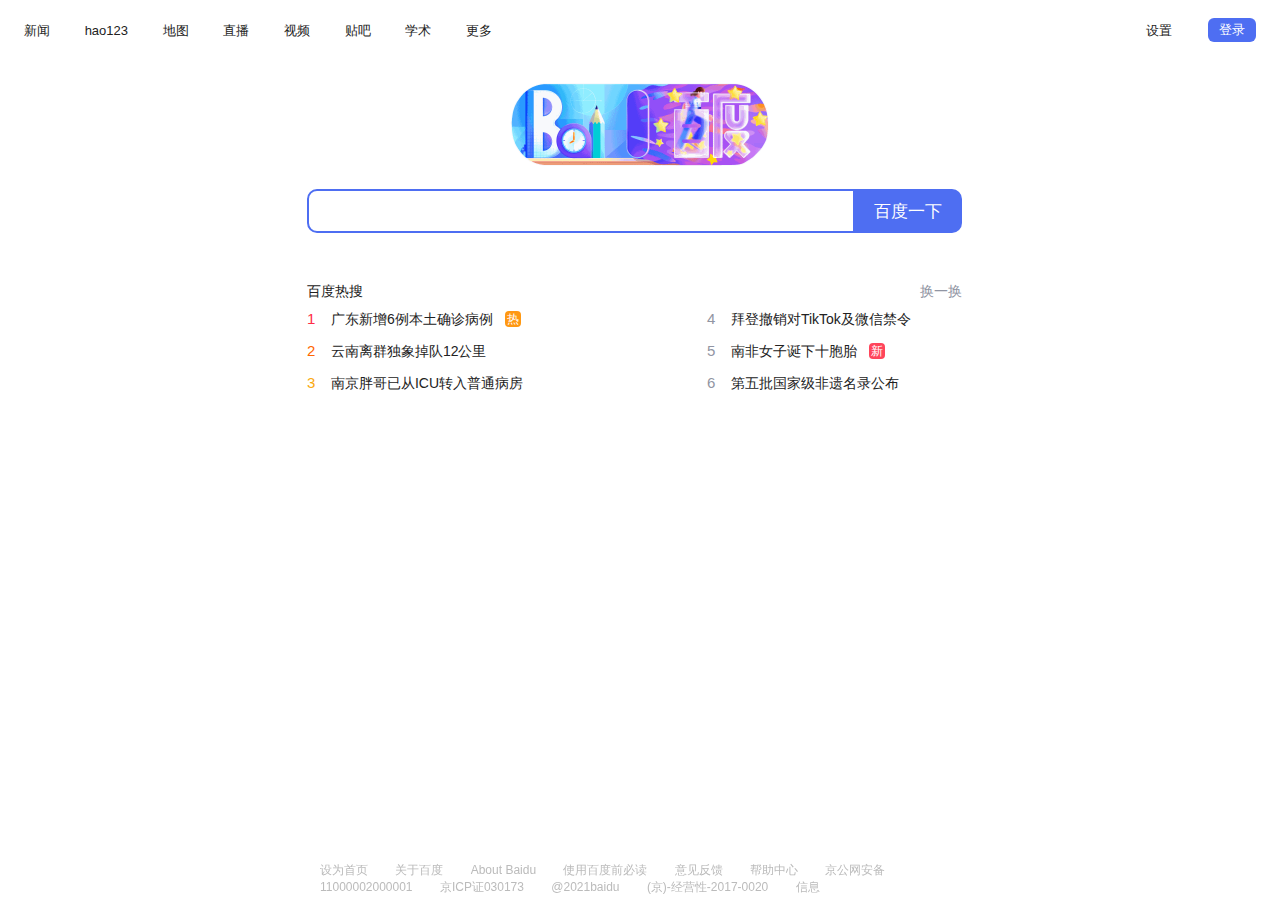
<file: baidu/index.html>
<!DOCTYPE html>
<html lang="en">
<head>
    <meta charset="UTF-8">
    <meta http-equiv="X-UA-Compatible" content="IE=edge">
    <meta name="viewport" content="width=device-width, initial-scale=1.0">
    <title>百度一下，你就知道</title>     
   <link rel="stylesheet" href="./index.css">
</head>
<body>
     <div class="headMessage"><!--原本headMessage是放在这个div里，但放了之后失去了不换行的效果-->
        <ul class=" headzuo">
            <li class="dangezuo">新闻</li>
            <li class="dangezuo">hao123</li>
            <li class="dangezuo">地图</li>
            <li class="dangezuo">直播</li>
            <li class="dangezuo">视频</li>
            <li class="dangezuo">贴吧</li>
            <li class="dangezuo">学术</li>
            <li class="dangezuo">更多</li><!--首行顶部和底部出现margin=13,不清楚怎么回事-->
         </ul>
        <div class="headyou">
            <div class="fr">
                <span class="headshezhi">设置</span>
                <span class="headdenglu">登录</span>
            </div>
        </div>   
     </div>
     <div class="headsousuo"><!--原本看样式格式准备设此class.width=654px,把输入这一部分
        包裹起来，但是造成搜索版块不在中间，分成俩个大板块,现在加的这个class其实也没什么作用了-->
         <div class="imagewai">
             <div class="image"></div><!--图片引用clsss不生效-->
         </div> 
         <div class="kuang"><!--原本看样式格式准备设此class.width=654px-->
             <input type="text" class=" neikuang shuru" ">
             <button type="submit" class="button">百度一下</button><!--搜索框和点击框有间隔
            ，这里是div包裹input和button,没办法，可能是由于由于上上个注释写到的原因，尝试
            各自用div包裹后点击框位置发生改变，也因此，相机小图标代码就没写-->
             <div class="neironghead">
                 <div class="neironghead1 fl">百度热搜</div>   
                 <div class="neironghead1 neironghead2 fr">换一换</div>
             </div>
             <div class="zhengwenzuo">
                 <div class="zhengwen1">
                     <span class="zhengwen1-1">1</span>
                     <span class="zhengwen1-2">广东新增6例本土确诊病例</span>
                     <span class="zhengwen1-3">热</span>
                 </div>
                 <div class="zhengwen1">
                     <span class="zhengwen1-1" style="color: #f60">2</span>
                     <span class="zhengwen1-2">云南离群独象掉队12公里</span>
                 </div> 
                 <div class="zhengwen1">
                    <span class="zhengwen1-1" style="color: #faa90e">3</span>
                    <span class="zhengwen1-2"> 南京胖哥已从ICU转入普通病房</span>
                </div>                 
             </div>
             <div class="zhengwenyou ">
                 <div class="zhengwen1">
                     <span class="zhengwen1-1 zhengwen4-1" >4</span>
                     <span class="zhengwen1-2">拜登撤销对TikTok及微信禁令</span>
                 </div>
                 <div class="zhengwen1">
                    <span class="zhengwen1-1 zhengwen4-1">5</span>
                    <span class="zhengwen1-2">南非女子诞下十胞胎</span>
                    <span class="zhengwen1-3" style="background-color: #ff455b">新</span>
                </div >
                <div class="zhengwen1">
                    <span class="zhengwen1-1 zhengwen4-1">6</span>
                    <span>第五批国家级非遗名录公布</span><!--中间文字这里可以不用加class标签了，
                    上一级div已经包含其中样式了。-->
                </div>
             </div>
        </div>
    </div>  

    <div class="wei">
        <ul class="ul">
             <li class="wei1">设为首页</li>
             <li class="wei1">关于百度</li>
             <li class="wei1">About Baidu</li>
             <li class="wei1">使用百度前必读</li>
             <li class="wei1">意见反馈</li>
             <li class="wei1">帮助中心</li>
             <li class="wei1">京公网安备11000002000001</li>
             <li class="wei1">京ICP证030173</li>
             <li class="wei1">@2021baidu</li>
             <li class="wei1">(京)-经营性-2017-0020</li>
             <li class="wei1">信息</li>
        </ul>
    </div>
       <!--<a  class="wei1"></a>
        <a href="#" class="wei1"></a>
        <a href="#" class="wei1"></a>
        <a href="#" class="wei1"></a>
        <a href="#" class="wei1"></a>
        <a href="#" class="wei1"></a>
        <a href="#" class="wei1"></a>
        <a href="#" class="wei1"></a>
        <a href="#" class="wei1"></a>
        <a href="#" class="wei1"></a>
        <a href="#" class="wei1"></a>-->   
</html>
</file>
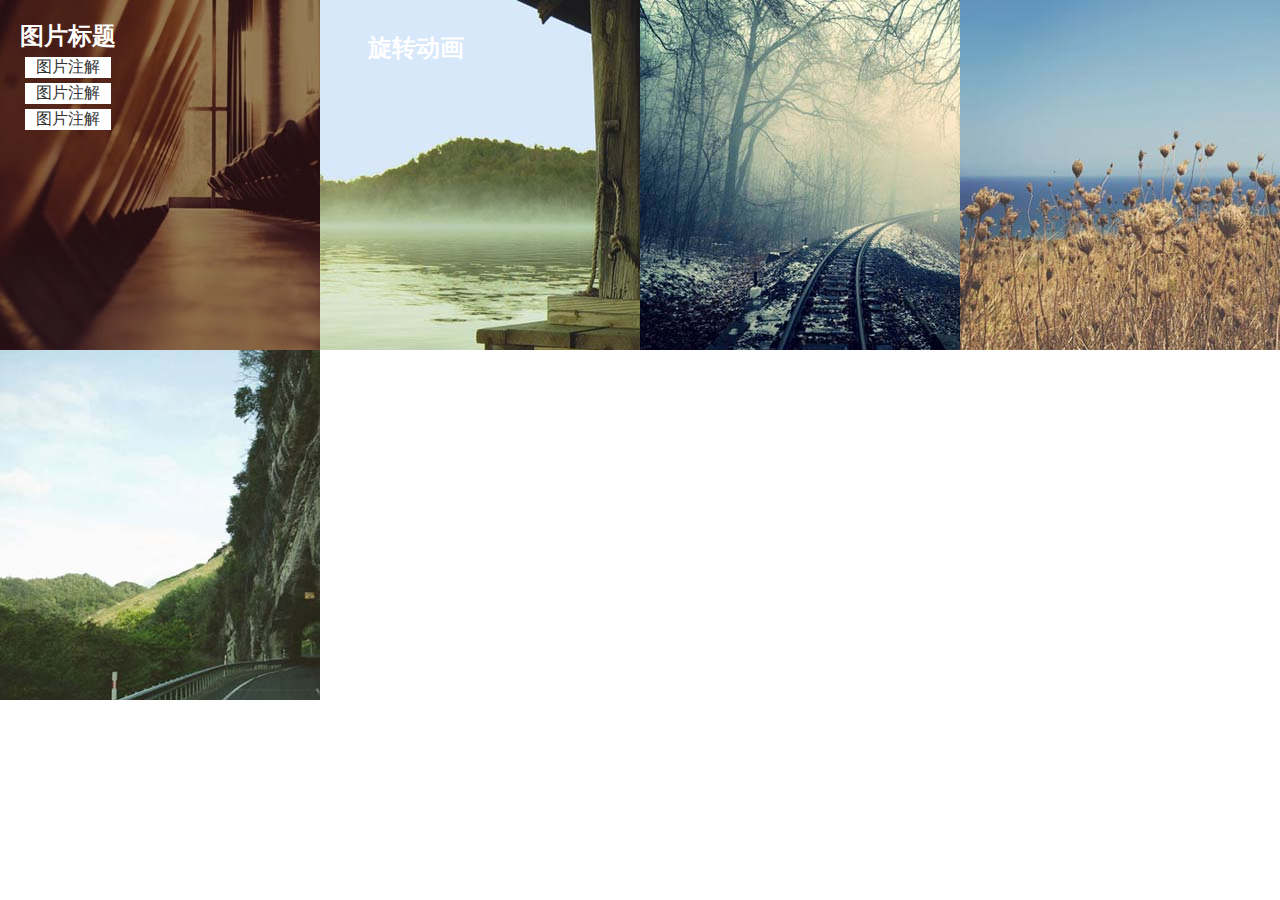
<file: photo/index.html>
<!DOCTYPE html>
<html>
	<head>
		<meta charset="utf-8" />
		<link rel="stylesheet" href="css/new_file.css" />
		<title></title>
	</head>
	<body>
		<figure class="test1">
			<img src="img/1.jpg" />
			<figcaption>
				<h2>图片标题</h2>
				<p>图片注解</p>
				<p>图片注解</p>
				<p>图片注解</p>
			</figcaption>
		</figure>
		<figure class="test2">
			<img src="img/10.jpg" />
			<figcaption>
				<h2>旋转动画</h2>
				<p>飞来飞去，飞来飞舞</p>
				<div></div>
			</figcaption>
		</figure>
		<figure class="test3">
			<img src="img/11.jpg" />
			<figcaption>
				<h2>斜切动画</h2>
				<p>斜切动画图解</p>
			</figcaption>
		</figure>
		<figure class="test4">
			<img src="img/12.jpg" />
			<figcaption>
				<div>收藏</div>
			</figcaption>
		</figure>
		<figure class="test5">
			<img src="img/13.jpg" />
			<figcaption>
				<h2>旋转动画</h2>
				<p>飞来飞去，飞来飞舞</p>
				<div></div>
			</figcaption>
		</figure>
	</body>
</html>
</file>
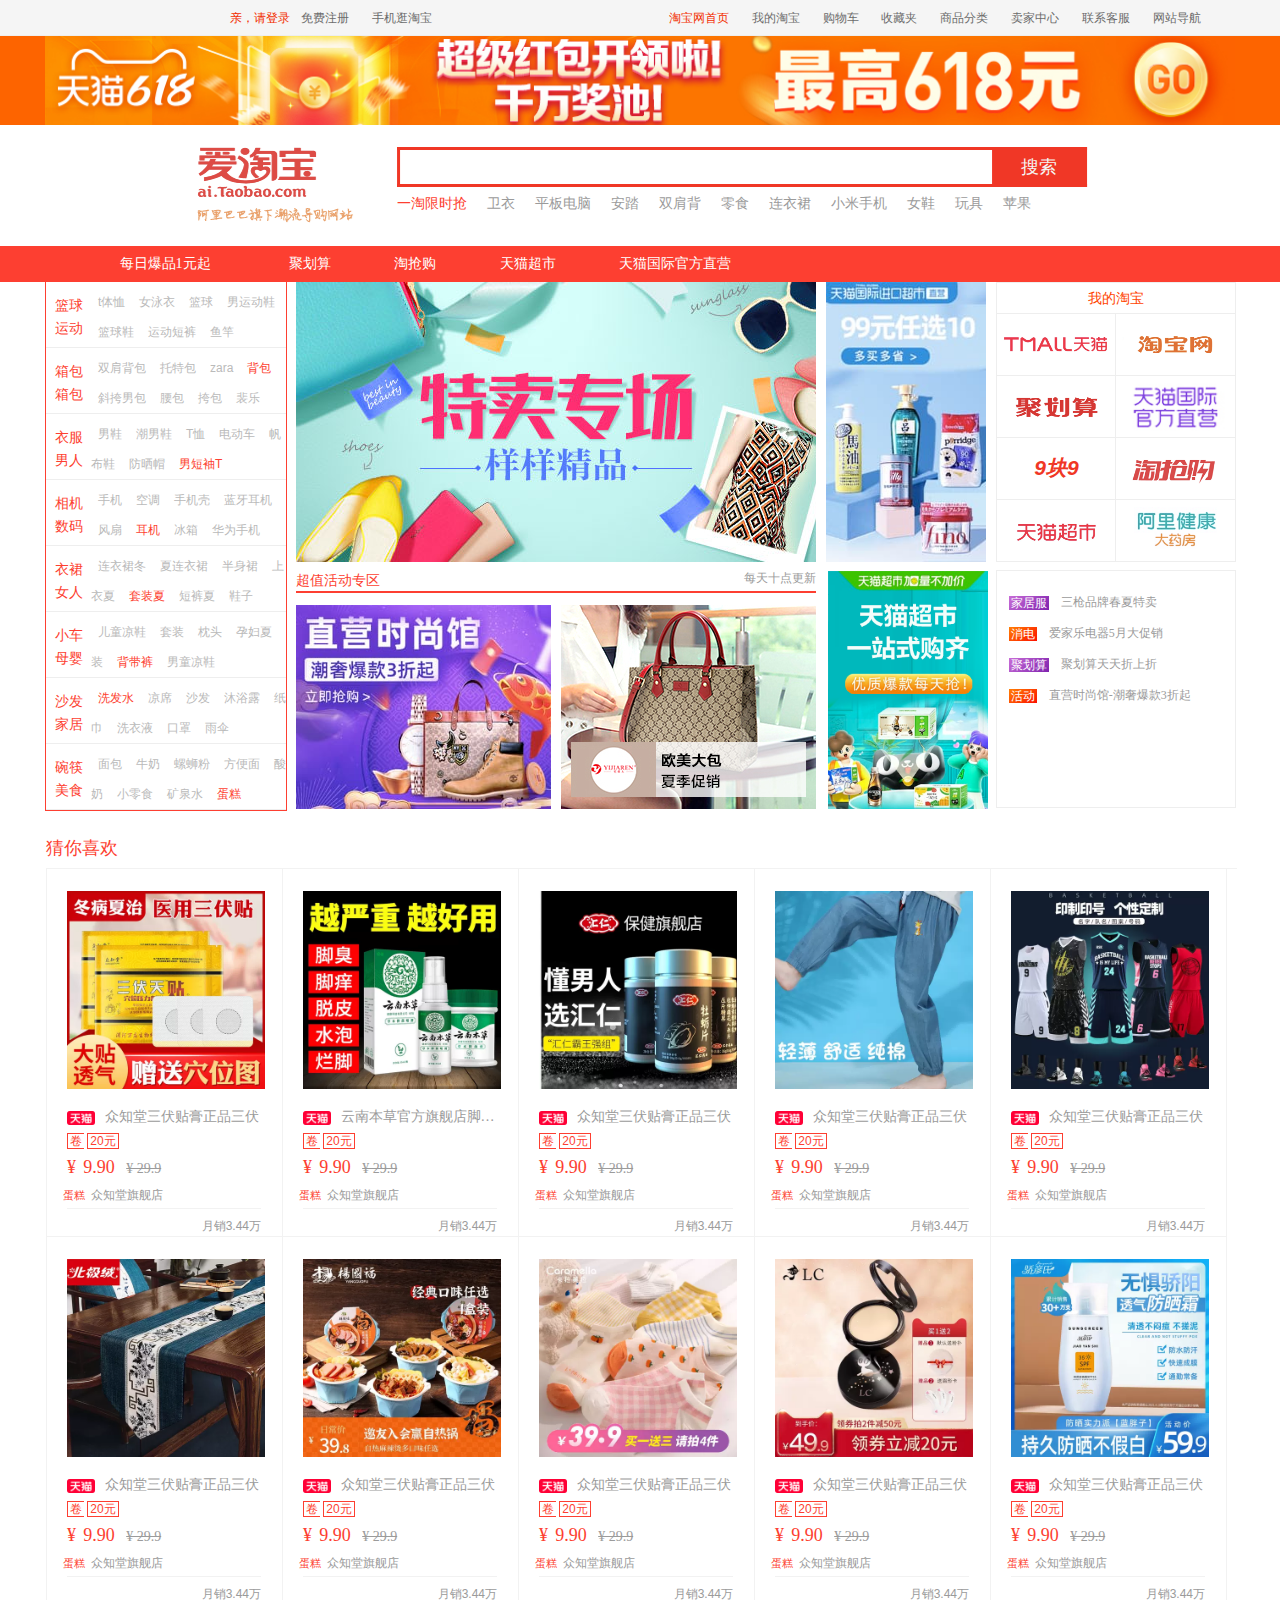
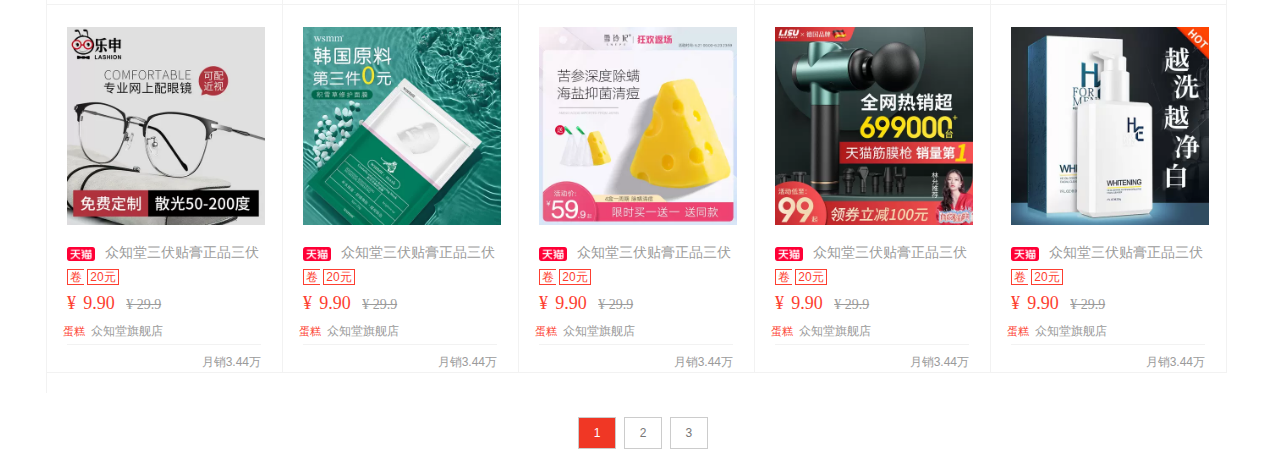
<file: taobao/index.html>
<!DOCTYPE html>
<html lang="en">
<head>
    <meta charset="UTF-8">
    <meta http-equiv="X-UA-Compatible" content="IE=edge">
    <meta name="viewport" content="width=device-width, initial-scale=1.0">
    <title>爱淘宝</title>
    <link rel="stylesheet" href="./index.css">
</head>
<body>
    <!-- 头部信息 -->
    <div class="head-top">
        <div class="head-top-zhu">
            <ul class="fl">
                <div class="head-top-zhukuai">
                    <a href="" class="head-top-zhuwen">亲，请登录</a>
                    <a href="" class="head-top-zhuwen head-top-zhuwen1">免费注册</a>
                </div> 
                <div class="head-top-zhukuai">
                    <a href="" class="head-top-zhuwen head-top-zhuwen1">手机逛淘宝</a>
                </div>
                           
            </ul>
            <ul class="fr">
                 <div class="head-top-zhukuai">
                    <a href="" class="head-top-zhuwen">淘宝网首页</a>
                </div>  
                <div class="head-top-zhukuai">
                    <a href="" class="head-top-zhuwen head-top-zhuwen1">我的淘宝</a>
                    <span class="head-tubiao"></span>
                </div>  
                <div class="head-top-zhukuai">
                    <span class="head-tubiao"></span>
                    <span href="" class="head-top-zhuwen head-top-zhuwen1">购物车</span>
                    <span class="head-tubiao"></span>
                </div>  
                <div class="head-top-zhukuai">
                    <span class="head-tubiao"></span>
                    <span href="" class="head-top-zhuwen head-top-zhuwen1">收藏夹</span>
                    <span class="head-tubiao"></span>
                </div>  
                <div class="head-top-zhukuai">
                    <a href="" class="head-top-zhuwen head-top-zhuwen1">商品分类</a>
                </div>  
                <!--<div class="head-tubiao1"></div>想插入个位置块。但位置效果不好，
                    没有单独占一个位置。后面就不插入了-->
                <div class="head-top-zhukuai">
                    <a href="" class="head-top-zhuwen head-top-zhuwen1">卖家中心</a>
                </div>  
                <div class="head-top-zhukuai">
                    <a href="" class="head-top-zhuwen head-top-zhuwen1">联系客服</a>
                </div>  
                <div class="head-top-zhukuai">
                    <span href="" class="head-top-zhuwen head-top-zhuwen1">网站导航</span>
                </div>  
      
            </ul>     

        </div>

    </div>
    <!-- 头部图像 -->
    <div style="background-color: #fd6400">
        <img class="pc-img" src="./assets/tb.jpg">       
    </div>
    <!-- 图像搜索部分 -->
    <div class="pc-imgss1">
        <img class="pc-img1" src="./assets/tb1.png" >
        <div class="pc-search">
             <div class="a">
                <form action=""><!--想用form标签但好像没什么效果，没-->
                    <span class="text-wrap">
                        <input type="text" class="text">
                    </span>
                    <input type="submit" class="submit" value="搜索">
                </form>
                
             </div>
             <div class="pc-search-links">
                 <!--<div class="fl">
                 原本打算再用一个div里面放左浮动元素，对应的把pc-search-links-bottom
                    选择器里面的float去掉，但不明白为什么整块元素便长了-->
                 <a href="" class="pc-search-links-bottom" style="color: #fd3f31">一淘限时抢</a>
                 <a href="" class="pc-search-links-bottom">卫衣</a>
                 <a href="" class="pc-search-links-bottom">平板电脑</a>
                 <a href="" class="pc-search-links-bottom">安踏</a>
                 <a href="" class="pc-search-links-bottom">双肩背</a>
                 <a href="" class="pc-search-links-bottom">零食</a>
                 <a href="" class="pc-search-links-bottom">连衣裙</a>
                 <a href="" class="pc-search-links-bottom">小米手机</a>
                 <a href="" class="pc-search-links-bottom">女鞋</a>
                 <a href="" class="pc-search-links-bottom">玩具</a>
                 <a href="" class="pc-search-links-bottom">苹果</a>
                <!-- </div>-->
             </div>
        </div>

    </div>
    <!-- 导航部分 -->
    <div class="head-nav">
        <div class="con-wrap">
            <div class="left-nav">
                <div class="left-nav-head">每日爆品1元起</div>
            </div>
            <ul class="right-nav">
                 <li class="right-nav-head">聚划算</li>
                 <li class="right-nav-head">淘抢购</li>
                 <li class="right-nav-head">天猫超市</li>
                 <li class="right-nav-head">天猫国际官方直营</li>
            </ul>
        </div>
    </div>
    <!-- 侧边导航信息 -->
    <div class="con-wrap-1">
        <div class="left-nav-1">
            <div class="left-nav-2">
                <div class="container">
                    <div class="container-inner">
                        <div class="vvv"><!--不太明白-->
                        <div class="title">
                            <a href="" class="title-atbfont title-atbfont-1">篮球</a><!--没图标直接写文字代替-->
                            <a href="" class="title-atbfont-1">运动</a>
                        </div>
                        <div class="chanel fl">
                            <a href="" class="chanel-tags">t体恤</a>
                            <a href="" class="chanel-tags">女泳衣</a>
                            <a href="" class="chanel-tags">篮球</a>
                            <a href="" class="chanel-tags">男运动鞋</a>
                            <a href="" class="chanel-tags">篮球鞋</a>
                            <a href="" class="chanel-tags">运动短裤</a>
                            <a href="" class="chanel-tags">鱼竿</a>
                            <!--可以多个快捷输入，但都在同一行上，有别的办法解决吗
                            这里格式位置有些问题-->
                        </div>
                    </div>  
                </div>     
                <div class="container">
                    <div class="container-inner">
                        <div class="vvv"><!--不太明白-->
                        <div class="title">
                            <a href="" class="title-atbfont title-atbfont-1">箱包</a><!--没图标直接写文字代替-->
                            <a href="" class="title-atbfont-1">箱包</a>
                        </div>
                        <div class="chanel fl">
                            <a href="" class="chanel-tags">双肩背包</a>
                            <a href="" class="chanel-tags">托特包</a>
                            <a href="" class="chanel-tags">zara</a>
                            <a href="" class="chanel-tags" style="color:#fd3f31">背包</a>
                            <a href="" class="chanel-tags">斜挎男包</a>
                            <a href="" class="chanel-tags">腰包</a>
                            <a href="" class="chanel-tags">挎包</a>
                            <a href="" class="chanel-tags">裴乐</a>
                            <!--可以多个快捷输入，但都在同一行上，有别的办法解决吗
                            这里格式位置有些问题-->
                        </div>
                    </div>  
                </div>  
                <div class="container">
                    <div class="container-inner">
                        <div class="vvv"><!--不太明白-->
                        <div class="title">
                            <a href="" class="title-atbfont title-atbfont-1">衣服</a><!--没图标直接写文字代替-->
                            <a href="" class="title-atbfont-1">男人</a>
                        </div>
                        <div class="chanel fl">
                            <a href="" class="chanel-tags">男鞋</a>
                            <a href="" class="chanel-tags">潮男鞋</a>
                    
                            <a href="" class="chanel-tags">T恤</a>
                            <a href="" class="chanel-tags">电动车</a>
                            <a href="" class="chanel-tags">帆布鞋</a>
                            <a href="" class="chanel-tags">防晒帽</a>
                            <a href="" class="chanel-tags" style="color:#fd3f31">男短袖T</a>
                            <!--可以多个快捷输入，但都在同一行上，有别的办法解决吗
                            这里格式位置有些问题-->
                        </div>
                    </div>  
                </div>
                <div class="container">
                    <div class="container-inner">
                        <div class="vvv"><!--不太明白-->
                        <div class="title">
                            <a href="" class="title-atbfont title-atbfont-1">相机</a><!--没图标直接写文字代替-->
                            <a href="" class="title-atbfont-1">数码</a>
                        </div>
                        <div class="chanel fl">
                            <a href="" class="chanel-tags">手机</a>
                            <a href="" class="chanel-tags">空调</a>
                            <a href="" class="chanel-tags">手机壳</a>
                            <a href="" class="chanel-tags">蓝牙耳机</a>
                            <a href="" class="chanel-tags">风扇</a>
                            <a href="" class="chanel-tags" style="color:#fd3f31">耳机</a>
                            <a href="" class="chanel-tags">冰箱</a>
                            <a href="" class="chanel-tags">华为手机</a>
                            <!--可以多个快捷输入，但都在同一行上，有别的办法解决吗
                            这里格式位置有些问题-->
                        </div>
                    </div>  
                </div>   
                <div class="container">
                    <div class="container-inner">
                        <div class="vvv"><!--不太明白-->
                        <div class="title">
                            <a href="" class="title-atbfont title-atbfont-1">衣裙</a><!--没图标直接写文字代替-->
                            <a href="" class="title-atbfont-1">女人</a>
                        </div>
                        <div class="chanel fl">
                            <a href="" class="chanel-tags">连衣裙冬</a>
                            <a href="" class="chanel-tags">夏连衣裙</a>
                            <a href="" class="chanel-tags">半身裙</a>
                            <a href="" class="chanel-tags">上衣夏</a>
                            <a href="" class="chanel-tags" style="color:#fd3f31">套装夏</a>
                            <a href="" class="chanel-tags">短裤夏</a>
                            <a href="" class="chanel-tags">鞋子</a>
                            <!--可以多个快捷输入，但都在同一行上，有别的办法解决吗
                            这里格式位置有些问题-->
                        </div>
                    </div>  
                </div> 
                <div class="container">
                    <div class="container-inner">
                        <div class="vvv"><!--不太明白-->
                        <div class="title">
                            <a href="" class="title-atbfont title-atbfont-1">小车</a><!--没图标直接写文字代替-->
                            <a href="" class="title-atbfont-1">母婴</a>
                        </div>
                        <div class="chanel fl">
                            <a href="" class="chanel-tags">儿童凉鞋</a>
                            <a href="" class="chanel-tags">套装</a>
                            <a href="" class="chanel-tags">枕头</a>
                            <a href="" class="chanel-tags">孕妇夏装</a>
                            <a href="" class="chanel-tags" style="color:#fd3f31">背带裤</a>
                            <a href="" class="chanel-tags">男童凉鞋</a>
                         
                            <!--可以多个快捷输入，但都在同一行上，有别的办法解决吗
                            这里格式位置有些问题-->
                        </div>
                    </div>  
                </div>  
                <div class="container">
                    <div class="container-inner">
                        <div class="vvv"><!--不太明白-->
                        <div class="title">
                            <a href="" class="title-atbfont title-atbfont-1">沙发</a><!--没图标直接写文字代替-->
                            <a href="" class="title-atbfont-1">家居</a>
                        </div>
                        <div class="chanel fl">
                            <a href="" class="chanel-tags" style="color:#fd3f31">洗发水</a>
                            <a href="" class="chanel-tags">凉席</a>
                            <a href="" class="chanel-tags">沙发</a>
                            <a href="" class="chanel-tags">沐浴露</a>
                            <a href="" class="chanel-tags">纸巾</a>
                            <a href="" class="chanel-tags">洗衣液</a>
                            <a href="" class="chanel-tags">口罩</a>
                            <a href="" class="chanel-tags">雨伞</a>
                            <!--可以多个快捷输入，但都在同一行上，有别的办法解决吗
                            这里格式位置有些问题-->
                        </div>
                    </div>  
                </div>
                <div class="container">
                    <div class="container-inner">
                        <div class="vvv"><!--不太明白-->
                        <div class="title">
                            <a href="" class="title-atbfont title-atbfont-1">碗筷</a><!--没图标直接写文字代替-->
                            <a href="" class="title-atbfont-1">美食</a>
                        </div>
                        <div class="chanel fl">
                            <a href="" class="chanel-tags">面包</a>
                            <a href="" class="chanel-tags">牛奶</a>
                            <a href="" class="chanel-tags">螺蛳粉</a>
                            <a href="" class="chanel-tags">方便面</a>
                            <a href="" class="chanel-tags">酸奶</a>
                            <a href="" class="chanel-tags">小零食</a>
                            <a href="" class="chanel-tags">矿泉水</a>
                            <a href="" class="chanel-tags"style="color:#fd3f31">蛋糕</a>
                            <!--可以多个快捷输入，但都在同一行上，有别的办法解决吗
                            这里格式位置有些问题-->
                        </div>
                    </div>  
                </div>                                
            </div>            
        <!-- 图片信息部分 --> 
        <div class="main-right">
            <div class="main-right-top">
                 <!--这里想放个div用来包裹前两个图，但用了之后怎么都不在同一水平（同一行)无奈重写--> 
                    <div class="slide-wrap">
                        <img class="slide-wrap-img" src="./assets/tb3.jpg">
                    </div><div class="slide-wrap1">
                        <img  class="slide-wrap-img2" src="./assets/tb4.jpg" >
                    </div>
            
                    <div class="slide-wrap3">
                       <div class="right-brands">
                           <a style="color: #f40" href="">我的淘宝</a>
                       </div>
                       <ul class="right-brands-list">
                            <li class="right-brands-list-li">
                                <img src="./assets/td1.gif" class="right-brands-list-liimg" alt="">
                            </li>
                            <li class="right-brands-list-li">
                                <img src="./assets/td2.gif" class="right-brands-list-liimg" alt="">
                            </li>
                            <li class="right-brands-list-li">
                                <img src="./assets/td3.gif" class="right-brands-list-liimg" alt="">
                            </li>
                            <li class="right-brands-list-li">
                                <img src="./assets/td4.jpg" class="right-brands-list-liimg" alt="">
                            </li>
                            <li class="right-brands-list-li">
                                <a class="te-9-kuai-9" href="">9块9</a>
                            </li>
                            <li class="right-brands-list-li">
                                <img src="./assets/td5.gif" class="right-brands-list-liimg" alt="">
                            </li>
                            <li class="right-brands-list-li">
                                <img src="./assets/td6.gif" class="right-brands-list-liimg" alt="">
                            </li>
                            <li class="right-brands-list-li">
                                <img src="./assets/td7.png" class="right-brands-list-liimg" alt="">
                            </li>      
                       </ul>  
                    </div>                     
                    <div class="slide-bottom"><!--图像之间存在标签之间的空格-->
                        <div class="slide-wrap4">
                            <div class="slide-wrap4-top">
                                <a href="" class="slide-wrap4-top-tain">超值活动专区</a>
                                <span class="slide-wrap4-top-tain2 fr">每天十点更新</span>
                            </div>   
                   
                            <div class="content-bottom">
                                <a href="" class="pub-con-wrap">
                                    <img src="./assets/tb5.jpg" alt="" class="pub-con-wrap-img1">
                                </a>
                                <a href="" class="pub-con-wrap2">
                                    <img src="./assets/tb6.jpg" alt="" class="pub-con-wrap-img1">
                                </a>
                            </div>
                           
                        </div> 
                        <div class="pub-con-wrap3">
                            <a href="" class="pub-con-wrap3-img3"> 
                                <img src="./assets/tb7.png" class="pub-con-wrap3-img3" alt="">
                            </a>
                        </div>  
                        <div class="right-baner"> 
                            <ul class="right-baner-1"><!-- 原先标签不起作用，没找到标签ul不起作用的原由
                            ,现在问题是字体没有垂直居中-->
                                 <li class="right-baner-2">
                                     <span class="right-baner-2-a right-baner-2-a1">家居服</span>
                                     <span class="right-baner-2-s">三枪品牌春夏特卖</span>
                                 </li>
                                 <li class="right-baner-2">
                                    <span class="right-baner-2-a right-baner-2-a2">消电</span>
                                    <span class="right-baner-2-s">爱家乐电器5月大促销</span>
                                </li>
                                <li class="right-baner-2">
                                    <span class="right-baner-2-a right-baner-2-a1">聚划算</span>
                                    <span class="right-baner-2-s">聚划算天天折上折</span>
                                </li>
                                <li class="right-baner-2">
                                   <span class="right-baner-2-a right-baner-2-a2">活动</span>
                                   <span class="right-baner-2-s">直营时尚馆-潮奢爆款3折起</span>
                               </li>
                            </ul> 
                        </div> 
                    </div>
            </div>
        </div>         
    </div>

    <!-- 图片专区   第一排图片原本还是好的，后面不知道怎么出了问题。往下移动了-->
    <div class="pc-item">
        <div class="pc-item-title">猜你喜欢</div>
        <ul class="pc-item-list">
        <li class="pc-items-item">
            <a  class="pc-item-a" href="">
                <img class="pc-item-a-img" src="./assets/tc1.webp" alt="">
                <div class="items-item-title">
                    <img class="icon-img" src="assets/TB.png" alt="">
                    <span class="title-text">众知堂三伏贴膏正品三伏</span>
                     <!-- 如何做到字数多了就隐藏起来,看官网后用white-space: nowrap;
    font-family: PingFangSC-Regular;没效果， -->
                </div>
                <div class="tip-con">
                    <div class="coupon-icon">
                        <span class="coupon-icon-text">卷</span>
                        <span class="coupon-icon-num">20元</span>
                    </div>
                </div>
                <div class="price-icon">
                    <span class="coupon-price-title">&#165</span><!--网上查到对应的代码
                        有没有对于的表格或别的输入方式--->
                    <span class="coupon-price-after">9.90</span>
                    <span class="coupon-price-old">&#165 29.9</span>
                    <!--用代码输入字符缺陷，和别的一起时要留空格，-->
                </div>
                <div class="seller-info">
                    <span class="seller-info-1">蛋糕</span><!--文字代替-->
                    众知堂旗舰店
                </div>
                <div class="item-footer">
                    <div class="item-footer-wei fr">月销3.44万</div>
                    <!-- 地下这里的高度尺寸有些问题-->
                </div>
            </a>
        </li>
        <li class="pc-items-item">
            <a  class="pc-item-a" href="">
                <img class="pc-item-a-img" src="./assets/tc2.webp" alt="">
                <div class="items-item-title">
                    <img class="icon-img" src="assets/TB.png" alt="">
                    <span class="title-text">云南本草官方旗舰店脚气止痒</span>
                    <!-- 如何做到字数多了就隐藏起来,看官网后用white-space: nowrap;
    font-family: PingFangSC-Regular;没效果， -->
                </div>
                <div class="tip-con">
                    <div class="coupon-icon">
                        <span class="coupon-icon-text">卷</span>
                        <span class="coupon-icon-num">20元</span>
                    </div>
                </div>
                <div class="price-icon">
                    <span class="coupon-price-title">&#165</span><!--网上查到对应的代码
                        有没有对于的表格或别的输入方式--->
                    <span class="coupon-price-after">9.90</span>
                    <span class="coupon-price-old">&#165 29.9</span>
                    <!--用代码输入字符缺陷，和别的一起时要留空格，-->
                </div>
                <div class="seller-info">
                    <span class="seller-info-1">蛋糕</span>
                    众知堂旗舰店
                </div>
                <div class="item-footer">
                    <div class="item-footer-wei fr">月销3.44万</div>
                    <!-- 地下这里的高度尺寸有些问题-->
                </div>
            </a>
        </li>
        <li class="pc-items-item">
            <a  class="pc-item-a" href="">
                <img class="pc-item-a-img" src="./assets/tc3.webp" alt="">
                <div class="items-item-title">
                    <img class="icon-img" src="assets/TB.png" alt="">
                    <span class="title-text">众知堂三伏贴膏正品三伏</span>
                </div>
                <div class="tip-con">
                    <div class="coupon-icon">
                        <span class="coupon-icon-text">卷</span>
                        <span class="coupon-icon-num">20元</span>
                    </div>
                </div>
                <div class="price-icon">
                    <span class="coupon-price-title">&#165</span><!--网上查到对应的代码
                        有没有对于的表格或别的输入方式--->
                    <span class="coupon-price-after">9.90</span>
                    <span class="coupon-price-old">&#165 29.9</span>
                    <!--用代码输入字符缺陷，和别的一起时要留空格，-->
                </div>
                <div class="seller-info">
                    <span class="seller-info-1">蛋糕</span>
                    众知堂旗舰店
                </div>
                <div class="item-footer">
                    <div class="item-footer-wei fr">月销3.44万</div>
                    <!-- 地下这里的高度尺寸有些问题-->
                </div>
            </a>
        </li>
        <li class="pc-items-item">
            <a  class="pc-item-a" href="">
                <img class="pc-item-a-img" src="./assets/tc4.webp" alt="">
                <div class="items-item-title">
                    <img class="icon-img" src="assets/TB.png" alt="">
                    <span class="title-text">众知堂三伏贴膏正品三伏</span>
                </div>
                <div class="tip-con">
                    <div class="coupon-icon">
                        <span class="coupon-icon-text">卷</span>
                        <span class="coupon-icon-num">20元</span>
                    </div>
                </div>
                <div class="price-icon">
                    <span class="coupon-price-title">&#165</span><!--网上查到对应的代码
                        有没有对于的表格或别的输入方式--->
                    <span class="coupon-price-after">9.90</span>
                    <span class="coupon-price-old">&#165 29.9</span>
                    <!--用代码输入字符缺陷，和别的一起时要留空格，-->
                </div>
                <div class="seller-info">
                    <span class="seller-info-1">蛋糕</span>
                    众知堂旗舰店
                </div>
                <div class="item-footer">
                    <div class="item-footer-wei fr">月销3.44万</div>
                    <!-- 地下这里的高度尺寸有些问题-->
                </div>
            </a>
        </li>
        <li class="pc-items-item">
            <a  class="pc-item-a" href="">
                <img class="pc-item-a-img" src="./assets/tc5.webp" alt="">
                <div class="items-item-title">
                    <img class="icon-img" src="assets/TB.png" alt="">
                    <span class="title-text">众知堂三伏贴膏正品三伏</span>
                </div>
                <div class="tip-con">
                    <div class="coupon-icon">
                        <span class="coupon-icon-text">卷</span>
                        <span class="coupon-icon-num">20元</span>
                    </div>
                </div>
                <div class="price-icon">
                    <span class="coupon-price-title">&#165</span><!--网上查到对应的代码
                        有没有对于的表格或别的输入方式--->
                    <span class="coupon-price-after">9.90</span>
                    <span class="coupon-price-old">&#165 29.9</span>
                    <!--用代码输入字符缺陷，和别的一起时要留空格，-->
                </div>
                <div class="seller-info">
                    <span class="seller-info-1">蛋糕</span>
                    众知堂旗舰店
                </div>
                <div class="item-footer">
                    <div class="item-footer-wei fr">月销3.44万</div>
                    <!-- 地下这里的高度尺寸有些问题-->
                </div>
            </a>
        </li>
        <li class="pc-items-item">
            <a  class="pc-item-a" href="">
                <img class="pc-item-a-img" src="./assets/tc6.webp" alt="">
                <div class="items-item-title">
                    <img class="icon-img" src="assets/TB.png" alt="">
                    <span class="title-text">众知堂三伏贴膏正品三伏</span>
                </div>
                <div class="tip-con">
                    <div class="coupon-icon">
                        <span class="coupon-icon-text">卷</span>
                        <span class="coupon-icon-num">20元</span>
                    </div>
                </div>
                <div class="price-icon">
                    <span class="coupon-price-title">&#165</span><!--网上查到对应的代码
                        有没有对于的表格或别的输入方式--->
                    <span class="coupon-price-after">9.90</span>
                    <span class="coupon-price-old">&#165 29.9</span>
                    <!--用代码输入字符缺陷，和别的一起时要留空格，-->
                </div>
                <div class="seller-info">
                    <span class="seller-info-1">蛋糕</span>
                    众知堂旗舰店
                </div>
                <div class="item-footer">
                    <div class="item-footer-wei fr">月销3.44万</div>
                    <!-- 地下这里的高度尺寸有些问题-->
                </div>
            </a>
        </li>
        <li class="pc-items-item">
            <a  class="pc-item-a" href="">
                <img class="pc-item-a-img" src="./assets/tc7.webp" alt="">
                <div class="items-item-title">
                    <img class="icon-img" src="assets/TB.png" alt="">
                    <span class="title-text">众知堂三伏贴膏正品三伏</span>
                </div>
                <div class="tip-con">
                    <div class="coupon-icon">
                        <span class="coupon-icon-text">卷</span>
                        <span class="coupon-icon-num">20元</span>
                    </div>
                </div>
                <div class="price-icon">
                    <span class="coupon-price-title">&#165</span><!--网上查到对应的代码
                        有没有对于的表格或别的输入方式--->
                    <span class="coupon-price-after">9.90</span>
                    <span class="coupon-price-old">&#165 29.9</span>
                    <!--用代码输入字符缺陷，和别的一起时要留空格，-->
                </div>
                <div class="seller-info">
                    <span class="seller-info-1">蛋糕</span>
                    众知堂旗舰店
                </div>
                <div class="item-footer">
                    <div class="item-footer-wei fr">月销3.44万</div>
                    <!-- 地下这里的高度尺寸有些问题-->
                </div>
            </a>
        </li>
        <li class="pc-items-item">
            <a  class="pc-item-a" href="">
                <img class="pc-item-a-img" src="./assets/tc8.webp" alt="">
                <div class="items-item-title">
                    <img class="icon-img" src="assets/TB.png" alt="">
                    <span class="title-text">众知堂三伏贴膏正品三伏</span>
                </div>
                <div class="tip-con">
                    <div class="coupon-icon">
                        <span class="coupon-icon-text">卷</span>
                        <span class="coupon-icon-num">20元</span>
                    </div>
                </div>
                <div class="price-icon">
                    <span class="coupon-price-title">&#165</span><!--网上查到对应的代码
                        有没有对于的表格或别的输入方式--->
                    <span class="coupon-price-after">9.90</span>
                    <span class="coupon-price-old">&#165 29.9</span>
                    <!--用代码输入字符缺陷，和别的一起时要留空格，-->
                </div>
                <div class="seller-info">
                    <span class="seller-info-1">蛋糕</span>
                    众知堂旗舰店
                </div>
                <div class="item-footer">
                    <div class="item-footer-wei fr">月销3.44万</div>
                    <!-- 地下这里的高度尺寸有些问题-->
                </div>
            </a>
        </li>
        <li class="pc-items-item">
            <a  class="pc-item-a" href="">
                <img class="pc-item-a-img" src="./assets/tc9.webp" alt="">
                <div class="items-item-title">
                    <img class="icon-img" src="assets/TB.png" alt="">
                    <span class="title-text">众知堂三伏贴膏正品三伏</span>
                </div>
                <div class="tip-con">
                    <div class="coupon-icon">
                        <span class="coupon-icon-text">卷</span>
                        <span class="coupon-icon-num">20元</span>
                    </div>
                </div>
                <div class="price-icon">
                    <span class="coupon-price-title">&#165</span><!--网上查到对应的代码
                        有没有对于的表格或别的输入方式--->
                    <span class="coupon-price-after">9.90</span>
                    <span class="coupon-price-old">&#165 29.9</span>
                    <!--用代码输入字符缺陷，和别的一起时要留空格，-->
                </div>
                <div class="seller-info">
                    <span class="seller-info-1">蛋糕</span>
                    众知堂旗舰店
                </div>
                <div class="item-footer">
                    <div class="item-footer-wei fr">月销3.44万</div>
                    <!-- 地下这里的高度尺寸有些问题-->
                </div>
            </a>
        </li>
        <li class="pc-items-item">
            <a  class="pc-item-a" href="">
                <img class="pc-item-a-img" src="./assets/tc10.webp" alt="">
                <div class="items-item-title">
                    <img class="icon-img" src="assets/TB.png" alt="">
                    <span class="title-text">众知堂三伏贴膏正品三伏</span>
                </div>
                <div class="tip-con">
                    <div class="coupon-icon">
                        <span class="coupon-icon-text">卷</span>
                        <span class="coupon-icon-num">20元</span>
                    </div>
                </div>
                <div class="price-icon">
                    <span class="coupon-price-title">&#165</span><!--网上查到对应的代码
                        有没有对于的表格或别的输入方式--->
                    <span class="coupon-price-after">9.90</span>
                    <span class="coupon-price-old">&#165 29.9</span>
                    <!--用代码输入字符缺陷，和别的一起时要留空格，-->
                </div>
                <div class="seller-info">
                    <span class="seller-info-1">蛋糕</span>
                    众知堂旗舰店
                </div>
                <div class="item-footer">
                    <div class="item-footer-wei fr">月销3.44万</div>
                    <!-- 地下这里的高度尺寸有些问题-->
                </div>
            </a>
        </li>
        <li class="pc-items-item">
            <a  class="pc-item-a" href="">
                <img class="pc-item-a-img" src="./assets/tc11.webp" alt="">
                <div class="items-item-title">
                    <img class="icon-img" src="assets/TB.png" alt="">
                    <span class="title-text">众知堂三伏贴膏正品三伏</span>
                </div>
                <div class="tip-con">
                    <div class="coupon-icon">
                        <span class="coupon-icon-text">卷</span>
                        <span class="coupon-icon-num">20元</span>
                    </div>
                </div>
                <div class="price-icon">
                    <span class="coupon-price-title">&#165</span><!--网上查到对应的代码
                        有没有对于的表格或别的输入方式--->
                    <span class="coupon-price-after">9.90</span>
                    <span class="coupon-price-old">&#165 29.9</span>
                    <!--用代码输入字符缺陷，和别的一起时要留空格，-->
                </div>
                <div class="seller-info">
                    <span class="seller-info-1">蛋糕</span>
                    众知堂旗舰店
                </div>
                <div class="item-footer">
                    <div class="item-footer-wei fr">月销3.44万</div>
                    <!-- 地下这里的高度尺寸有些问题-->
                </div>
            </a>
        </li>
        <li class="pc-items-item">
            <a  class="pc-item-a" href="">
                <img class="pc-item-a-img" src="./assets/tc12.webp" alt="">
                <div class="items-item-title">
                    <img class="icon-img" src="assets/TB.png" alt="">
                    <span class="title-text">众知堂三伏贴膏正品三伏</span>
                </div>
                <div class="tip-con">
                    <div class="coupon-icon">
                        <span class="coupon-icon-text">卷</span>
                        <span class="coupon-icon-num">20元</span>
                    </div>
                </div>
                <div class="price-icon">
                    <span class="coupon-price-title">&#165</span><!--网上查到对应的代码
                        有没有对于的表格或别的输入方式--->
                    <span class="coupon-price-after">9.90</span>
                    <span class="coupon-price-old">&#165 29.9</span>
                    <!--用代码输入字符缺陷，和别的一起时要留空格，-->
                </div>
                <div class="seller-info">
                    <span class="seller-info-1">蛋糕</span>
                    众知堂旗舰店
                </div>
                <div class="item-footer">
                    <div class="item-footer-wei fr">月销3.44万</div>
                    <!-- 地下这里的高度尺寸有些问题-->
                </div>
            </a>
        </li>
        <li class="pc-items-item">
            <a  class="pc-item-a" href="">
                <img class="pc-item-a-img" src="./assets/tc13.webp" alt="">
                <div class="items-item-title">
                    <img class="icon-img" src="assets/TB.png" alt="">
                    <span class="title-text">众知堂三伏贴膏正品三伏</span>
                </div>
                <div class="tip-con">
                    <div class="coupon-icon">
                        <span class="coupon-icon-text">卷</span>
                        <span class="coupon-icon-num">20元</span>
                    </div>
                </div>
                <div class="price-icon">
                    <span class="coupon-price-title">&#165</span><!--网上查到对应的代码
                        有没有对于的表格或别的输入方式--->
                    <span class="coupon-price-after">9.90</span>
                    <span class="coupon-price-old">&#165 29.9</span>
                    <!--用代码输入字符缺陷，和别的一起时要留空格，-->
                </div>
                <div class="seller-info">
                    <span class="seller-info-1">蛋糕</span>
                    众知堂旗舰店
                </div>
                <div class="item-footer">
                    <div class="item-footer-wei fr" >月销3.44万</div>
                    <!-- 地下这里的高度尺寸有些问题-->
                </div>
            </a>
        </li>
        <li class="pc-items-item">
            <a  class="pc-item-a" href="">
                <img class="pc-item-a-img" src="./assets/tc14.webp" alt="">
                <div class="items-item-title">
                    <img class="icon-img" src="assets/TB.png" alt="">
                    <span class="title-text">众知堂三伏贴膏正品三伏</span>
                </div>
                <div class="tip-con">
                    <div class="coupon-icon">
                        <span class="coupon-icon-text">卷</span>
                        <span class="coupon-icon-num">20元</span>
                    </div>
                </div>
                <div class="price-icon">
                    <span class="coupon-price-title">&#165</span><!--网上查到对应的代码
                        有没有对于的表格或别的输入方式--->
                    <span class="coupon-price-after">9.90</span>
                    <span class="coupon-price-old">&#165 29.9</span>
                    <!--用代码输入字符缺陷，和别的一起时要留空格，-->
                </div>
                <div class="seller-info">
                    <span class="seller-info-1">蛋糕</span>
                    众知堂旗舰店
                </div>
                <div class="item-footer">
                    <div class="item-footer-wei fr">月销3.44万</div>
                    <!-- 地下这里的高度尺寸有些问题-->
                </div>
            </a>
        </li>
        <li class="pc-items-item">
            <a  class="pc-item-a" href="">
                <img class="pc-item-a-img" src="./assets/tc15.webp" alt="">
                <div class="items-item-title">
                    <img class="icon-img" src="assets/TB.png" alt="">
                    <span class="title-text">众知堂三伏贴膏正品三伏</span>
                </div>
                <div class="tip-con">
                    <div class="coupon-icon">
                        <span class="coupon-icon-text">卷</span>
                        <span class="coupon-icon-num">20元</span>
                    </div>
                </div>
                <div class="price-icon">
                    <span class="coupon-price-title">&#165</span><!--网上查到对应的代码
                        有没有对于的表格或别的输入方式--->
                    <span class="coupon-price-after">9.90</span>
                    <span class="coupon-price-old">&#165 29.9</span>
                    <!--用代码输入字符缺陷，和别的一起时要留空格，-->
                </div>
                <div class="seller-info">
                    <span class="seller-info-1">蛋糕</span>
                    众知堂旗舰店
                </div>
                <div class="item-footer">
                    <div class="item-footer-wei fr">月销3.44万</div>
                    <!-- 地下这里的高度尺寸有些问题-->
                </div>
            </a>
        </li>
        </ul>
        <div class="floor-pager">
             <a class="page page1" href="">1</a>
             <a class="page" href="">2</a>
             <a class="page" href="">3</a>
        </div>
        <!--  底部页数板块-->
    </div>
    <div class="footer">
        <div></div>
    </div>   

</body>
</html>
</file>
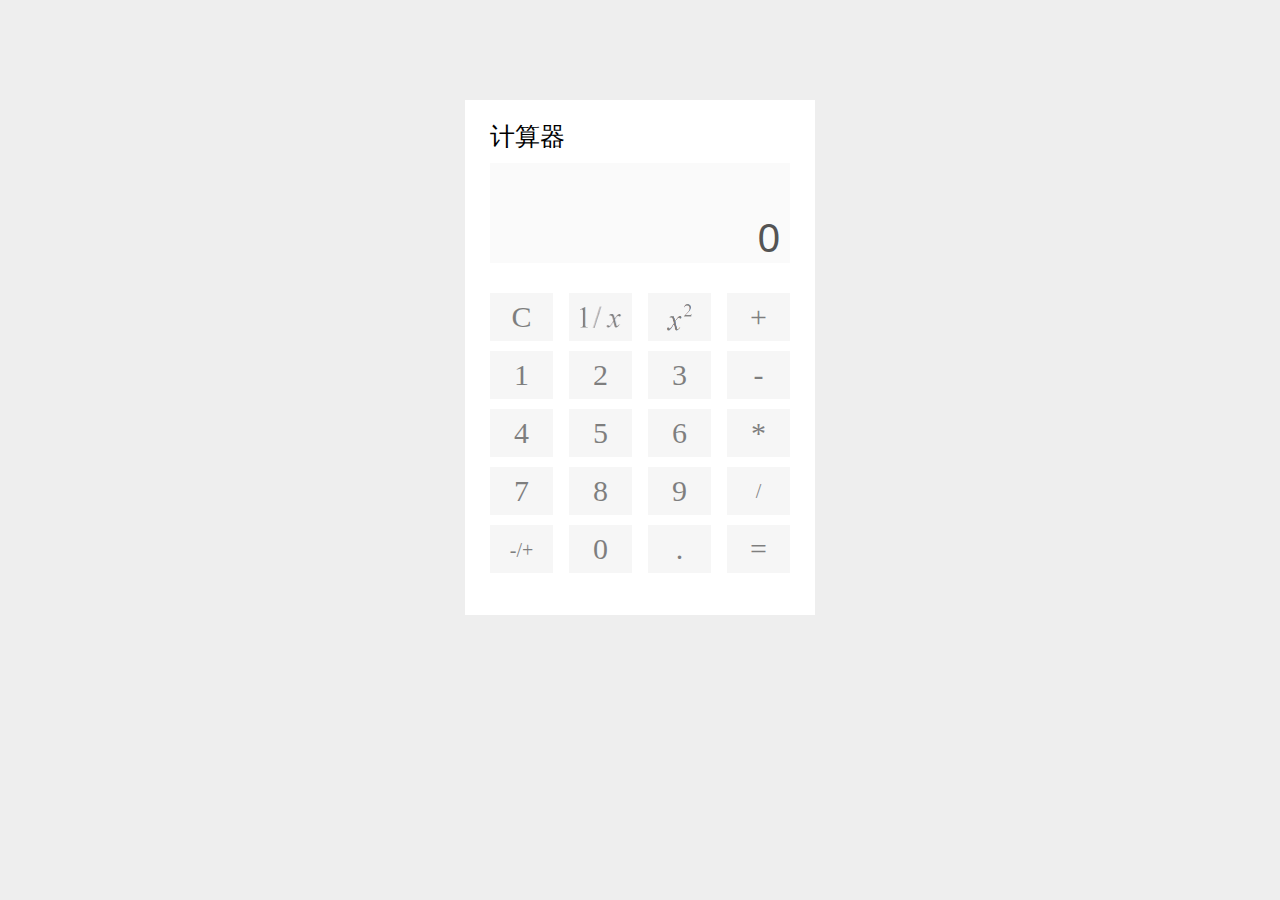
<file: 计算器/index.html>
<!DOCTYPE html>
<html lang="en">

<head>
  <meta charset="UTF-8" />
  <meta name="viewport" content="width=device-width, initial-scale=1.0" />
  <meta http-equiv="X-UA-Compatible" content="ie=edge" />
  <title>calculate-upgrade</title>
  <link rel="stylesheet" href="./css/index.css" />
</head>

<body>
  <div id="wrap" class="container">
    <!-- 标题 -->
    <div class="title">计算器</div>
    <div class="input-content">
      <input class="input1" readonly="readonly" disabled type="text" />
      <input class="input2" readonly="readonly" disabled type="text" value="0"  />
    </div>
    <!-- 按键区域 -->
    <div class="content">
      <ul class="keyword">

        <li class="clear" value="19">C</li>
        <li class="x-1" value="15"></li>
        <li class="x-2" value="16"></li>
        <li class="add" value="11">+</li>

        <li class="number" value="1">1</li>
        <li class="number" value="2">2</li>
        <li class="number" value="3">3</li>
        <li class="subtraction" value="12">-</li>

        <li value="4">4</li>
        <li value="5">5</li>
        <li value="6">6</li>
        <li class="division" value="13">*</li>

        <li value="7">7</li>
        <li value="8">8</li>
        <li value="9">9</li>
        <li class="multiplication" value="14">/</li>

        <li class="negative" value="17"> -/+</li>
        <li value="0">0</li>
        <li class="point" value="18">.</li>
        <li class="equal" value="10">=</li>
        
      </ul>
    </div>
  </div>

  <script src="./js/index.js"></script>
</body>

</html>
</file>
<file: baidu/index.css>
/*<!--body {
    font-size: 13px;
    font-family: "PingFang SC",Arial,"Microsoft YaHei",sans-serif;
    
}
*/
* {
    margin: 0;
    padding: 0;
}
body {
    color: #222;
}
.headMessage { /*头部首行*/
    position: relative;
    left: 0;
    top: 0;
    z-index: 100;
    width: 100%;
    height: 60px;
    padding-left: 24px;
    margin: 0;
    color: #222;
    font: 13px/23px Arial,sans-serif;
    box-sizing: border-box;
}

.fl {
    float: left;
}

.fr {
    float: right;
}

.headzuo {  /*头部首行左边总体样式*/
    position: absolute;
    left: 0;
    top: 0;
    z-index: 100;
    height: 60px;
    margin: 0;
    padding-left: 24px;
}

.dangezuo {
    margin-right: 31px;
    margin-top: 19px;
    top: 0;
    display: inline-block;
    position: relative;
    
}

.headyou {  /*头部首行右边总体样式*/
    position: absolute;
    right: 0;
    top: 0;
    z-index: 100;
    height: 60px;
    padding-right: 24px;
    

}

.headshezhi {  /*设置样式*/
    margin-left: 32px;
    margin-top: 19px;
    display: inline-block;
    position: relative;
    vertical-align: top;
    cursor: pointer;
    font-size: 13px;
    line-height: 23px;
    font-family: Arial, sans-serif;
}

.headdenglu {     /*登录样式*/
    display: inline-block;
    margin-top: 18px;
    margin-left: 32px;
    font-size: 13px;
    color: #fff!important;
    background-color: #4e6ef2;
    height: 24px;
    width: 48px;
    line-height: 24px;
    font-family: inherit;
    font-weight: 400;
    text-align: center;
    vertical-align: middle;
    outline: 0;
    border: 0;
    border-radius: 6px;
    padding: 0;
}

.headsousuo {
    width: 100%;
    height: 250px;
    /*background-color: #666;*/
    position: relative;
    /*text-align: center;*/
}

.imagewai {
    width: 270px;
    height: 129px;
    top: -15px;
    /*background-color: #fff;*/
    position: relative;
    top: 0;
    left: 50%;
    margin-left: -135px;
    background-image: url("./assets/liuyi.gif");
    background-repeat: no-repeat;
    background-size: contain;
/*left: 50%;
   transform: translate(-50%,0);*/
}
/*.image {
    width: 270px;
    height: 129px;
    background-image: ur1("./assets/liuyi.gif");
    bottom: 15px!important;
    position: absolute;
    left: 50%;
    margin-left: -135px;
    border: 0;
    text-align: center;
}    */

.kuang {  /*输入外框样式*/
    /*width: 665px;*/
    display: inline-block;/*可以不明确写
    height: 44px;
    /*background-color: blue;*/
    height: 300px;
    color: #000;
    position: relative;
    left: 50%;
    margin-left: -333px;
    /*margin-left:*/
    /*position: relative;*/

}

.neikuang {
    width: 512px;
    height: 16px;
    padding: 12px 16px;
    font-size: 16px;
    margin: 0;
    vertical-align: top;
    outline: 0;
    box-shadow: none;
    border-radius: 10px 0 0 10px;
    border: 2px solid #4e6ef2;
    background: #fff;
    color: #222;
    overflow: hidden;
    box-sizing: content-box;
}

.button {
    cursor: pointer;
    width: 108px;
    height: 44px;
    margin-left: -5px;
    line-height: 45px;
    padding: 0;
    background: 0 0;
    background-color: #4e6ef2;
    border-radius: 0 10px 10px 0;
    font-size: 17px;
    color: #fff;
    box-shadow: none;
    font-weight: 400;
    border: none;
    outline: 0;
}

.neironghead {
    height: 24px;
    width: 100%;
    position: absolute;
    margin: 0 0 4px 0;
    top: 90px;
}
.neironghead1 {
    color: #222;
    font: 14px/24px Arial,sans-serif;   
    user-select: none;
    display: inline-block;
}

.neironghead2 {
    color: #9195a3;
}

.zhengwenzuo {
    width: 300px;
    height: 200px;
    top: 114px;
    line-height: 32px;
    color: #222;
    font: 14px/24px Arial,sans-serif;
    position: absolute;
}

.zhengwenyou {
    width: 300px;
    height: 200px;
    top: 114px;
    left: 400px;
    line-height: 32px;
    color: #222;
    font: 14px/24px Arial,sans-serif;
    position: absolute;
}
.zhengwen1 {
    width: 268px;
    height: 32px;
    line-height: 32px;
    color: #222;
}
.zhengwen1-1 {
    margin-right: 2px;
    color: #fe2d46;
    width: 18px;
    display: inline-block;
    font-size: 15px;

}

.zhengwen1-2 {
    line-height: 32px;
    color: #222;
    font: 14px/24px Arial,sans-serif;
}

.zhengwen1-3 {
    margin-bottom: 2px;
    background-color: #ff9812;
    display: inline-block;
    padding: 0 2px;
    /*text-align: center;*/
    vertical-align: middle;
    /*font-style: normal;*/
    color: #fff;
    /*overflow: hidden;*/
    line-height: 16px;
    /*height: 16px;*/
    font-size: 12px;
    border-radius: 4px;
    font-weight: 200;
    margin-left: 8px;
}

.zhengwen4-1 {
    color: #9195a3;
}

.wei {
    width: 100%;
    height: 39px;
    position: fixed;
    bottom: 0;
    left: 0;
    padding-top: 1px;
    padding-left: 0px;
    font-size: 12px;
    font-family: "PingFang SC",Arial,"Microsoft YaHei",sans-serif;
    /*width: 100%;
    height: 39px;
    position: fixe; 
    z-index: 302;
    bottom: 0;
    left: 0px;
    padding-top: 1px;
    font-size: 12px;
    font-family: "PingFang SC",Arial,"Microsoft YaHei",sans-serif;*/
}
.ul {
    position: absolute;
    left: 50%;
    transform: translate(-50%, 0);
    display: inline-block;
    /* width: 100%; */
    height: 39px;
    padding-top: 1px;
   
}

.wei1 {
    display: inline-block;
    display: inline;
    list-style: none;
    bottom: 0;
    color: #bbb;
    margin-right: 24px;
    box-sizing: border-box;
}
</file>
<file: photo/css/new_file.css>
body,figcaption,figure,p,img,h2{
	margin: 0;
	padding: 0;
}
figure{
	position: relative;
	width: 25%;
	overflow: hidden;
	height: 350px;
	float: left;
}
figcaption{
	position: absolute;
	top: 0;
	left: 0;
	color: white;
	font-family: "微软雅黑";
}
figure img{
	transition: all 0.35s;
}
figure figcaption p,h2,div{
	transition:all 0.35s;
}
/*响应式布局*/
@media only screen and (min-width:1200px ) {
	figure{width: 25%;}
}
@media only screen and (min-width:601px)and (max-width:1199px ) {
	figure{width: 50%;}
}
@media only screen and (max-width:600px ) {
	figure{width: 100%;}
}

/*test1*/
.test1{
	background: #2f0000;
}
.test1 figcaption p{
	background: #fff;
	color: #333;
	margin: 5px;
	text-align: center;
	transform: translate(-120px,0);
}
.test1 figcaption{
	padding: 20px;
}
.test1 figcaption p:nth-of-type(1){
	transition-delay: 0.05s;
}
.test1 figcaption p:nth-of-type(2){
	transition-delay: 0.1s;
}
.test1 figcaption p:nth-of-type(3){
	transition-delay: 0.15s;
}
.test1:hover figcaption p{
	transform: translate(0,0);
}
.test1:hover img{
	transform: translate(-50px,0);
	opacity: 0.5;
}
/*test2*/
.test2 
{
	background: wheat;
}
.test2 figcaption{
	width: 100%;
	height: 100%;
}
.test2 figcaption h2{
  margin-left: 15%;
  margin-top: 10%;	
}
.test2 figcaption p{
	margin-left: 15%;
	transform: translate(0,50px);
	opacity: 0;
}
.test2 figcaption div{
	width: 80%;
	height: 80%;
	border: 2px solid white;
	position: absolute;
	left: 10%;
	top: 10%;
	transform: translate(0,360px) rotate(0deg);
}
.test2:hover figcaption p{
	transform: translate(0,0);
	opacity: 1;
}
.test2:hover figcaption div{
	transform: translate(0,0) rotate(360deg);
}
/*test3*/
.test3{
	background: black;
}
.test3 figcaption{
	top: 30%;
	left: 15%;
}
.test3 figcaption h2{
	transform: skew(90deg);
}
.test3 figcaption p{
	transform: skew(90deg);
	transition-delay: 0.15s;
}
.test3:hover img{
	opacity: 0.5;
}
.test3:hover figcaption h2{
	transform: skew(0deg);
}
.test3:hover figcaption p{
	transform: skew(0deg);
}
/*test4*/
.test4 figcaption div{
	width: 140px;
	height: 140px;
	border-radius:50%;
	background: white;
	color:#FF3F08;
	line-height: 140px;
	text-align: center;
	font-size: 30px;
	letter-spacing: 5px;
	transform: translate(200px,370px);
}
.test4:hover figcaption div{
	transform: translate(200px,100px);
}
.test4:hover img{
	transform: translate(10px,0);
	opacity: 0.5;
}
/*test5*/
.test5{
	background: black;
}
.test5 figcaption{
	width: 100%;
	height: 100%;
}
.test5 figcaption h2{
	margin-top: 10%;
	margin-left: 15%;
}
.test5 figcaption p{
	margin-left: 15%;
}
.test5 figcaption div{
	width: 80%;
	height: 80%;
	border: 2px solid white;
	position: absolute;
	top: 10%;
	left: 8%;
	transform: scale(1.2,1.2);
	opacity: 0;
}
.test5 figcaption h2,
.test5 figcaption p{
	transform: scale(1.4,1.4);
	opacity:0;
}
.test5:hover figcaption div{
	transform: scale(1,1);
	opacity: 1;
}
.test5:hover img{
	transform: scale(1.2,1.2);
	opacity: 0.8;
}
.test5:hover figcaption h2,
.test5:hover figcaption p{
	transform: scale(1,1);
	opacity: 1;
}
</file>
<file: taobao/index.css>
*{
    margin: 0;
    padding: 0;
    text-decoration: none;
} 

body {
    height: 100%;
	width: 100%;
    font: 12px/1.5 tahoma,arial,'Hiragino Sans GB',\5b8b\4f53,sans-serif;
    font-family: arial, Helvetica, sans-serif ;
    font-size: 14px;
    line-height: 1.8;
}

.fl {
    float: left;
}
.fr {
    float: right;
}


/*   头部信息  */
.head-top {
     width: 100%;
     height: 35px;
     border-bottom: 1px solid #eee;
     background-color: #f5f5f5;
}

.head-top-zhu {
    width: 990px;
    height: 35px;
    margin: 0 224px;
    background-color: #f5f5f5;
    display: inline-block;
    text-align: center;
}

.head-top-zhukuai {
    display: inline-block;
    height: 35px;
    padding: 0 6px;
    line-height: 35px;
    position: relative;
}

.head-top-zhuwen {
     display: inline-block;
     /*position: relative;*/
     height: 35px;
     margin-right: 7px;
     font-size: 12px;
     line-height: 35px;
     color: #F22E00;
     list-style: none;
     text-decoration: none;
     text-align: center;
}

.head-top-zhuwen1 {
    display: inline-block;
    /*position: relative;*/
    margin-right: 7px;
    font-size: 12px;
    color: #6C6C6C;
    text-align: center;
}


.head-tubiao {   /*图标块，这里打赏不插入图标就占个位置块，但效果没能实现*/
    width: 12px;
    height: 6px;
    position: absolute;
}
.head-tubiao1 {   /*图标块，这里打赏不插入图标就站占个位置块，但效果没能实现*/
    width: 13.125px;
    height: 35px;
    display: inline-block;
    position: absolute;   
}

/*  头部图像  */
.pc-img {
    width: 1190px;
    margin: 0 auto;
    display: block;
    height: auto;
    max-width: 100%;
    position: relative;
    /*height: auto;
    max-width: 100%;
    vertical-align: top;
    /*background-image: url("./tb.jpg");*/
    /*background-repeat: no-repeat;
    background-size: contain;*/
}


/*  图像搜索部分  */
.pc-imgss1 {
    display: inline-block;
    position: relative;
    
    left: 50%;
    transform: translate(-50%,0);
   /* vertical-align: top;*/
    background: #fff;
    padding: 22px 0 23px;
    text-align: center;

}

.pc-img1 {
    height: auto;
    display: inline-block;
    max-width: 100%;
    vertical-align: top;
    position: relative;
    /*padding: 22px 0 23px;
    text-align: center;*/
}

.pc-search {
    width: 690px;
    height: 68px;
    position: relative;
    display: inline-block;
}

.a {   /*简直mmp,原本取名pc-sesrch.border .标签没有生效，是什么情况！！！！
    是因为border?*还是因为 . 的问题*/
    width: 687px;
    height: 34px;
    position: absolute;
    border: 3px solid #f03726;
    border-right: 0; 
    position: relative;
}

.ks-combox {
    width: 687px;
    height: 39px;
}



.text-wrap {
    display: block;
   /* overflow: hidden;*/
    padding: 8px 110px 8px 10px;
}

.text {
    height: 23px;
    line-height: 23px;
    font-size: 12px;
    border: 0;
    width: 100%;
    outline: 0;
}

.submit {
    width: 95px;
    height: 40px;
    border: 0;
    position: absolute;
    top: -3px;
    right: 0;
    background: #f03726;
    color: #f5f5f2;
    font-size: 18px;
}

.pc-search-links {
    width: 690px;
    height: 23px;
    line-height: 23px;
    padding: 5px 0 0;
    position: absolute;/*

    /*padding: 5px 0 0;
    height: 23px;
    line-height: 23px;
    overflow: hidden;
    width: 690px;*/
}

.pc-search-links-bottom {
    color: #9b9b9b;
    margin-right: 20px;
    float: left;
}
.pc-search-links-bottom:hover {
    color: #fd3f31;
}

/*  导航部分  */
.head-nav {
    width: 100%;
    height: 36px;
    background: #fd3f31;;
}

.con-wrap {
    width: 1190px!important;
    margin: 0 auto;
    color: #fff;
    line-height: 36px;
    font-family: PingFangSC-Medium;
    font-size: 14px;
   /* position: absolute; 加了定位后失去了居中效果，为什么？什么时候才应该使用定位*/
}

.left-nav {
    width: 240px;
    height: 36px;
    position: relative;
    text-align: center;
    display: inline-block;
}

.right-nav {
    /*width: 492px;官网是492宽，但在这里不够放，去掉，有display.*/
    height: 36px;
    display: inline-block;
    position: relative;
    text-align: center;
}

.left-nav-head {
    /*position: relative;  有个yi*/
    display: inline-block;
    height: 36px;

    text-align:center
}

.right-nav-head {
    /*position: relative;  有个yi*/
    display: inline-block;
    height: 36px;
    margin-right: 60px;
    text-align:center
}



/*  侧边导航信息   */
.con-wrap-1 {
    width: 1190px!important;
    height: 528px;
    margin: 0 auto;
    position: relative;
}

.left-nav-1 {
    width: 240px;
    height: 528px;
    border: 1px solid #fd3f31;
    border-top: none;
   /*position: absolute;*/
    position: relative;
    left: 0;
    top: 0;
}

.left-nav-2 {
    width: 240px;
    height: 528px;

}

.container {
    width: 240px;
    height: 66px;
    position: absolute;
}

.container-inner {
    padding-left: 45px;
    padding-top: 2px;
    padding-bottom: 2px;
    height: 61px;
    background-color: #fff;
    border-bottom: 1px solid #eee;
    position: relative;
}

.title {
    text-align: center;
    width: 45px;
    /*float: left;*/
    margin-left: -45px;
    line-height: 18px;
    box-sizing: border-box;
    padding-top: 12px;
    position: absolute;
}   

.title-atbfont {
    display: block;
    font-size: 14px;
    margin-bottom: 5px;
}
.title-atbfont-1 {
    color: #fd3f31;
}


.vvv {
    width: 195px;
   
}
.chanel {
    width: 100%;
    height: 62px;
    color: #9b9b9b;
    line-height: 26px;
    padding: 5px 0;
    font-size: 0;/*写这行是为了消除标签之间的空格，这个方法对a标签以外的不知道还有没有用
    ,另外还有一个格式问题，网页里面一句话的内容是不换行的*/
    /*box-sizing: border-box;
    display: inline-block;*/
}

.chanel-tags {
    color: #bababa;
    margin: 0 7px;
    font-size: 12px;
    /*line-height: 26px;
    position: relative;*/
}
    

/* 图片信息部分*/
.main-right {
    width: 940px;
    height: 528px;
    margin-left: 10px; 
    position: absolute;
    /*vertical-align: middle;垂直居中表达式子*/
    top: -396px;     /*为了矫正位置，这是自己计算后加上的，想不明白是什么造成了位置偏移*/
    display: inline-block;
}

.main-right-top {
    width: 940px;
    height: 280px;
    margin-bottom: 10px;
    position: relative;
}
/*
.main-right-top-container {
    width: 690px;
    height: 280px;
    margin-right: 10px;
    display: inline-block;
    background: #777;
}
*/
.slide-wrap {
    width: 520px;
    height: 280px;
    margin-right: 10px;
    background: #fafafa;
    display: inline-block;
}

.slide-wrap-img {
    width: 520px;
    height: 280px;
}

.slide-wrap1 {
    width: 160px;
    height: 280px;
    display: inline-block;/*教训经验，一开始发现不用div包裹图像样式，直接就写图像样式，
    图像也可以呈现，后面出现问题，几个图像竖着排列，到处加display都没有，折腾好久！*/
}
.slide-wrap-img2 {
    width: 160px;
    height: 280px;
    /* margin-left: -2px; */
    position: relative;
}

.slide-wrap3 {
    width: 238px;
    height: 278px;
    margin-left: 10px;/*原本是10px，为了去掉标签间的空格，自己改了，不知道准不准确，没有明确数据*/
    background: #fff;
    display: inline-block;
    border: 1px solid #eee;
    position: absolute;
}

.right-brands {
    width: 100%;
    height: 30px;
    line-height: 30px;
    position: relative;
    border-bottom: 1px solid #eee;
    /* display: block; */
    text-align: center;
    color: #f40;
    font-size: 14px;
}


.right-brands-list {
    width: 238px;
    height: 248px;
    display: inline-block;
}

.right-brands-list-li {
    float: left;
    width: 119px;
    height: 62px;
    line-height: 60px;
    margin-left: -1px;
    margin-top: -1px;
    border-left: 1px solid #eee;
    border-top: 1px solid #eee;
    text-align: center;
    position: relative;  
    display: inline-block; 
}

.right-brands-list-liimg {
   width: 119px;
   height: 61px;
   display: inline-block;
}

.te-9-kuai-9 {
    font-size: 21px;
    color: #f03725;
    font-weight: bold;
    font-style: italic;
}

.slide-bottom {
    width: 950px;/*以原值940，，2不改大一些图片就排第二行了*/
    height: 238px;
    /*position: absolute;*/

    position: relative;
    display: inline-block;
}
  /*好特么烦，这几个图像一直不在同一水平同一行*/
.slide-wrap4 {
    width: 520px;
    height: 100%;
    background: #fff;

    margin-right: 8px;/*有因有空格*/
    position: relative;
    display: inline-block;
    /*position: relative;*/
}

.slide-wrap4-top {
    line-height: 20px;
  /*  width: 100%;   
    display: block;
    position: relative;*/
    border-bottom: 2px solid #fd3f31;
}
 
.slide-wrap4-top-tain {
    color: #fd3f31;
    line-height: 20px;
    font-family: PingFangSC-Medium;
    font-size: 14px;
}
.slide-wrap4-top-tain2 {
    line-height: 17px;
    font-family: PingFangSC-Regular;
    font-size: 12px;
    color: #9b9b9b;
    position: relative;
}

.content-bottom {
    width: 520px;
    height: 205px;
    margin-top: 12px;
    /*position: relative;
    display: inline-block;*/
}

.pub-con-wrap {
    width: 255px;
    height: 204px;
    margin-right: 6px;/*原本值是10px.有标签间的空格，自己改成6，很烦，很多时候不确定改的
    值，也不太对的上*/
   /* position: relative;*/
    
}

.pub-con-wrap-img1 {
    width: 255px;
    height: 204px;
    left: -2px; /*用来去掉标签之间的空格，有别的简介准确有效的办法吗？*/
}

.pub-con-wrap2 {
    width: 255px;
    height: 204px;
    position: relative;
}

.pub-con-wrap3 {
    width: 160px;
    height: 100%;
    margin-right: 8px;

   
    display: inline-block;
}
.pub-con-wrap3-img3 {
    width: 160px;
    height: 238px;
    position: relative;
}   

.right-baner {
    width: 238px;
    height: 236px;
    border: 1px solid #eee;
    display: inline-block;
    position: absolute;
   
}

.right-baner-1 {
    width: 214px;
    height: 110px;
    padding: 18px 12px 0;
    position: relative;
     list-style: none;
}

.right-baner-2 {
    margin-bottom: 14px;
    width: 214px;
    height: 17px;
    position: relative;
}

.right-baner-2-a {
    height: 16px;
    line-height: 16px;
    margin-right: 8px;
    color: #fff;
    padding: 0 2px;
    vertical-align: middle;
    font-size: 12px;
}


.right-baner-2-a1 {
background-image: linear-gradient(
134deg
,#c86dd7 0,#7f23ae 100%);
}

.right-baner-2-a2 {
background-image: linear-gradient(
141deg
,#ff7f04 0,#fc1100 100%);
}

.right-baner-2-s {
    display: inline-block;
    line-height: 17px;
    font-size: 12px;
    font-family: PingFangSC-Regular;
    color: #9b9b9b;
    vertical-align: middle;
    /*text-overflow: ellipsis;
    max-width: 168px;
    overflow: hidden;
    white-space: nowrap;*/
}


/*  图片专区 */
.pc-item {
    width: 1190px;
    /*height: 100%;  高度数据和官网不太一样，想用100%，但这样下面的内容不显示了*/
    height: 1124px;
    margin: 25px auto;
    padding-top: 1px;
    top: 132px;
    position: relative;
}

.pc-item-title {
    
    line-height: 25px;
    font-family: PingFangSC-Medium;
    font-size: 18px;
    color: #fd3f31;
    margin-bottom: 7px;
}

.pc-item-list {
    width: 1190px;
    height: 100%;
    font-size: 0;/*这里作用是为了消除块元素之间的空格吗？*/
    position: relative;
    font-family: 'helvetica neue',tahoma,'hiragino sans gb',stheiti,'wenquanyi micro hei',sans-serif;
    border-top: 1px solid #f2f2f2;
    border-left: 1px solid #f2f2f2;
}

.pc-items-item {
    width: 236px;
    height: 368px;
    box-sizing: border-box;
    display: inline-block;
    font-size: 12px;
    border: 1px solid #f2f2f2;
    border-top: none;
    border-left: none;
    background: #fff;
  
}

.pc-item-a {
    display: inline-block;
    width: 234px;
    height: 366px;
    box-sizing: border-box;
    padding: 22px 20px 0;
    background: #fff;
    position: relative;
}
.pc-item-a-img {
    width: 198px;
    height: 198px;
   /* max-width: 100%8*/
}

.items-item-title {
    font-family: PingFangSC-Regular;
    font-size: 14px;
    color: #9b9b9b;
    line-height: 20px;
    padding-top: 10px;
    white-space: nowrap;/* 强制不换行 */
    overflow: hidden;/* 超过的部分隐藏 */
    text-overflow: ellipsis;/* 打点展示 */

}

.icon-img {
    height: 14px;
    vertical-align: middle;
    margin-right: 6px;
}

.title-text {
    white-space: nowrap;
    font-family: PingFangSC-Regular;/* 想把多出的隐藏起来，但没实现*/
    font-size: 14px;
    color: #9b9b9b;
    overflow: hidden;
    text-overflow: ellipsis;
}

.tip-con {
    margin-top: 4px;
    height: 16px;
    width: 100%;
}

.coupon-icon {
    display: inline-block;
    color: #fd3f31;
    font-size: 12px;
    /* overflow: hidden; */
    vertical-align: middle;/*垂直居中*/
}

.coupon-icon-text {
    margin: 0 auto;
    height: 16px;
    line-height: 14px;
    padding: 0 2px;
    border: 1px solid #fd3f31;
    border-right: none;
    /* border-top-left-radius: 2px; */
    /* border-bottom-left-radius: 2px;*/
}

.coupon-icon-num {
    height: 16px;
    line-height: 14px;
    border: 1px solid #fd3f31;
    padding: 0 2px;
    /* border-top-right-radius: 2px; */
    /* border-bottom-right-radius: 2px;*/
}

.price-icon {
    width: 194;
    height: 25px;
    padding: 6px 0 0;
    line-height: 1.6;
}

.coupon-price-title {
    /*vertical-align: baseline; */
    font-family: PingFangSC-Medium;
    font-size: 18px;
    color: #fd3f31;
}

.coupon-price-after {
    margin-left: 4px;
    vertical-align: baseline;
    /* text-align: left; */
    /* line-height: 25px; */
    font-family: PingFangSC-Medium;
    font-size: 18px;
    color: #fd3f31;
}

.coupon-price-old {
    margin-left: 8px;
    /* vertical-align: baseline; */
    text-decoration: line-through;
    /* line-height: 20px; */
    font-family: PingFangSC-Regular;
    font-size: 14px;
    color: #9b9b9b;
}

.seller-info {
    width: 194px;
    height: 17px;
    margin-top: 9px;
    font-size: 12px;
    color: #9b9b9b;
    line-height: 17px;
    background-color: #fff;
}

.seller-info-1 {
    color: #fd3f31;
    font-size: 11px;
    margin-right: 2px;
    margin-left: -3.7px;
}

.item-footer {
    width: 194px;
    height: 0;
    margin-top: 4px;
    border-top: 1px solid #f2f2f2;
    padding: 9px 0;
    /*position: absolute;*/
}

.item-footer-wei {
    position: relative; 
    right: 0;
    /*top: 9px;*/
    color: #9b9b9b;
    font-size: 12px;
    line-height: 17px;
    background: #fff;
    padding-left: 12px;
    vertical-align: middle;
}


.floor-pager {
    width: 1190px;
    height: 32px;
    margin-top: 24px;
    margin-bottom: 10px;
    text-align: center;
    position: relative;
}

.page {
    /*height: 24px;
    background: #f03725;*/
    color: #fff;
    border-color: transparent;
    display: inline-block; /*一般作用是不换行，但有时候有放大字体作用，何解？*/
    border: 1px solid #ccc;
    font-size: 12px;
    margin-left: 4px;
    padding: 3px;
    width: 30px;
    height: 24px;
    line-height: 24px;
    /* text-align: center; */
    color: #777;
    /* cursor: pointer; */
    /* text-decoration: none;*/
}
.page1 {
    background: #f03725;
    color: #fff;
}


/*  底部信息   */
.footer {
    width: 100%;
    height: 100%;
    position: absolute;
    display: inline-block;
    padding: 30px 10px;
    text-align: left;
    font-size: 12px;
    line-height: 2.4; 
    font-family: 'helvetica neue',tahoma,'hiragino sans gb',
    stheiti,'wenquanyi micro hei',\\5FAE\\8F6F\\96C5\\9ED1,\\5B8B\\4F53,
    sans-serif;
}
</file>
<file: 计算器/css/index.css>
div,
input,
ul,
li,
p {
  margin: 0px;
  padding: 0px;
}

ul,
li {
  list-style: none;
  cursor: pointer;
}

body {
  background-color: #eee;
}

.container {
  width: 300px;
  height: 500px;
  margin: 100px auto 0px;
  background-color: #fff;
  background-repeat: no-repeat;
  padding: 10px 25px 5px;
}

.title {
  font-size: 25px;
  padding: 10px 0px;
}

.input-content {
  width: 100%;
  margin-bottom: 10px;
}

input {
  width: 100%;
  height: 50px;
  font-size: 40px;
  line-height: 50px;
  text-align: right;
  border: 0px;
  padding-right: 10px;
  box-sizing: border-box;
}

.input1 {
  font-size: 20px;
}

.content {
  display: flex;
  width: 100%;
  margin-top: 30px;
}

.keyword {
  display: flex;
  justify-content: space-between;
  flex-wrap: wrap;
  width: 100%;
  height: 200px;
}

li {
  flex-shrink: 0;
  width: 21%;
  height: 48px;
  line-height: 48px;
  text-align: center;
  font-size: 30px;
  background-color: #eee;
  opacity: 0.5;
  margin-bottom: 10px;
}

li:hover {
  transform: translateY(-2px);
  background-color: #FFF;
  opacity: 1.2;
}

.x-1 {
  box-sizing: border-box;
  padding: 10px;
  background-image: url('../images/icon-1-x.png');
  background-repeat: no-repeat;
  background-size: contain;
  background-position: center ;
  background-origin: content-box;
}

.x-2 {
  box-sizing: border-box;
  padding: 10px;
  background-image: url('../images/icon-x-2.png');
  background-repeat: no-repeat;
  background-size: contain;
  background-position: center ;
  background-origin: content-box;
}

.multiplication {
  font-size: 20px;
}

.negative {
  box-sizing: border-box;
  padding: 10px;
  font-size: 20px;
  line-height: 30px;
}
</file>
